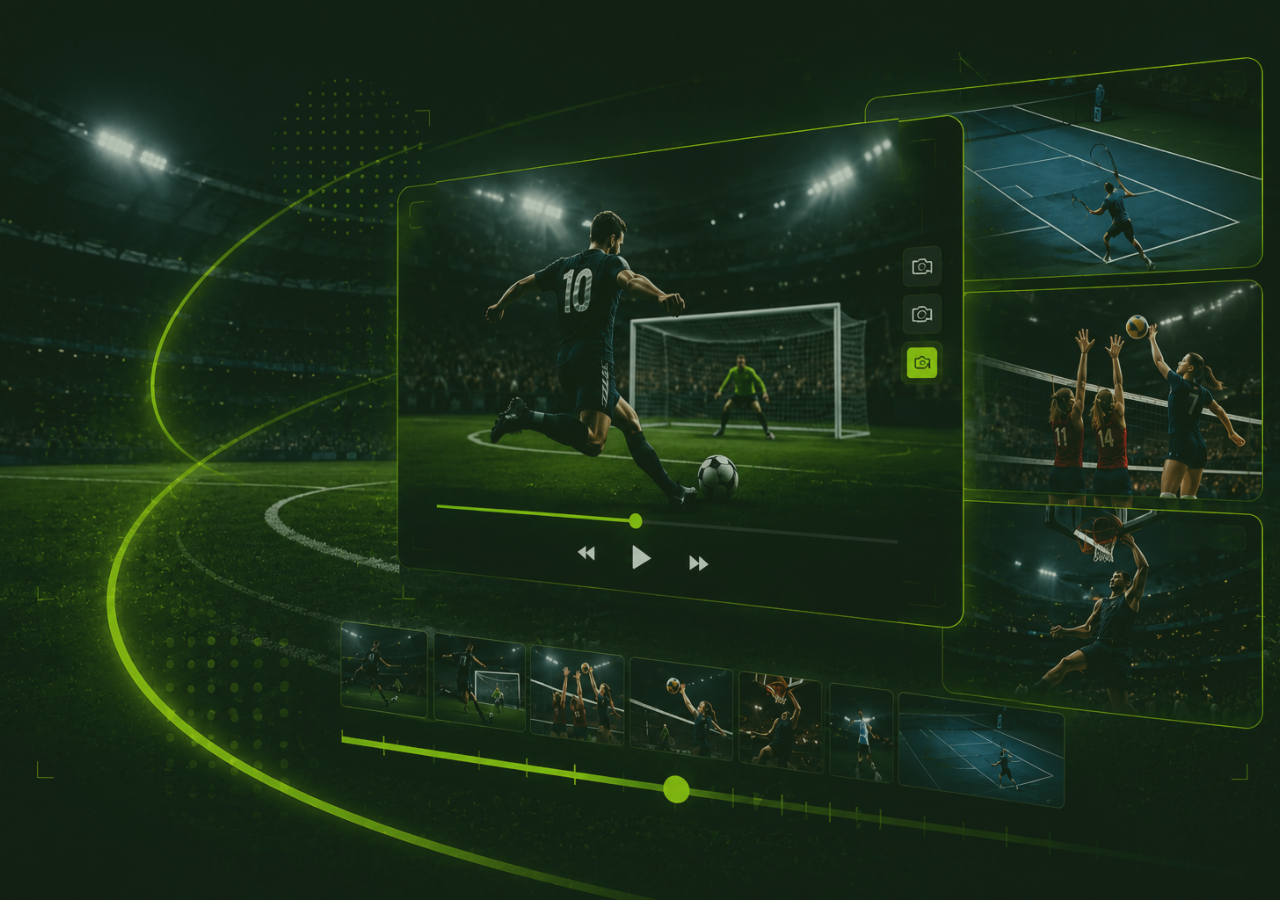
<file: 3-configs-do-front-na-nuvem/login.html>
<!DOCTYPE html>
<html lang="pt-BR">
<head>
    <meta charset="UTF-8">
    <meta name="viewport" content="width=device-width, initial-scale=1.0, maximum-scale=1.0, user-scalable=no">
    <link rel="manifest" href="manifest.json">
    <meta name="theme-color" content="#000000">

    <link rel="stylesheet" href="pw.css">


    <link rel="stylesheet" href="login.css" />
    <title>login</title>

</head>
<body>

    <div id="installScreen">

        <button id="installBtn" style="display:none">
            <div class="spinner-download" style="display:none"></div>
            <span id="labelBtn">Instalar</span>
            <img src="assets/icon-512.png" alt="">
        </button>


    </div>
    <div id="appScreen" style="display:none">


        <div class="container">
            <h2 id="form-title">Reviva seus melhores lances</h2>

            <div id="register-fields" style="display: none;">
                <input type="text" id="nome" placeholder="Nome Completo">
            </div>
            <input type="email" id="email" placeholder="Seu E-mail">
            <input type="password" id="senha" placeholder="Sua Senha">

            <button id="btn-submit" onclick="executarAcao()">Entrar</button>

            <div class="toggle-link" id="toggle-auth" onclick="alternarModo()">
                Não tem conta? <span>Cadastre-se</span>
            </div>
        </div>

    </div>



    <script>

        let deferredPrompt;

        // Registrar Service Worker
        if ('serviceWorker' in navigator) {
            navigator.serviceWorker.register('sw.js');
        }

        // Verificar se é PWA
        function isPWA() {
            return window.matchMedia('(display-mode: standalone)').matches ||
                window.navigator.standalone === true;
        }

        window.addEventListener('DOMContentLoaded', () => {

            const installScreen =
                document.getElementById('installScreen');

            const appScreen =
                document.getElementById('appScreen');

            const installBtn =
                document.getElementById('installBtn');


            const labelBtn =
                document.getElementById('labelBtn');

            if (isPWA()) {

                if (installScreen)
                    installScreen.style.display = 'none';

                if (appScreen)
                    appScreen.style.display = 'block';

            } else {

                if (installScreen)
                    installScreen.style.display = 'block';

                if (appScreen)
                    appScreen.style.display = 'none';
            }

            window.addEventListener('beforeinstallprompt', (e) => {

                e.preventDefault();

                deferredPrompt = e;

                if (installBtn)
                    installBtn.style.display = 'flex';
            });

            if (installBtn) {

                installBtn.addEventListener('click', async () => {

                    labelBtn.innerText = "Instalando"
                    document.querySelector(".spinner-download").style.display = "block"

                    if (!deferredPrompt) return;
                    deferredPrompt.prompt();

                    await deferredPrompt.userChoice;
                });

            }

        });

        installBtn.addEventListener('click', async () => {

            if (!deferredPrompt) return;

            deferredPrompt.prompt();

            const escolha = await deferredPrompt.userChoice;

            if (escolha.outcome === 'dismissed') {
                window.location.href = 'login.html';
            }

        });

        // Após instalar
        window.addEventListener('appinstalled', () => {
            location.reload();

        });

    </script>

    <script>
        let modoLogin = true;
        // URL da API Central na Cloudflare
        const API_BASE_URL = "https://api.quiviu.com.br";

        function alternarModo() {
            modoLogin = !modoLogin;
            document.getElementById("form-title").innerText = modoLogin ? "Acessar Sistema" : "Criar Nova Conta";
            document.getElementById("register-fields").style.display = modoLogin ? "none" : "block";
            document.getElementById("btn-submit").innerText = modoLogin ? "Entrar" : "Cadastrar";
            document.getElementById("toggle-auth").innerHTML = modoLogin ? "Não tem conta? <span>Cadastre-se</span>" : "Já tem conta? <span>Faça Login</span>";
        }

        async function executarAcao() {
            const email = document.getElementById("email").value;
            const senha = document.getElementById("senha").value;
            const nome = document.getElementById("nome").value;

            if (!email || !senha || (!modoLogin && !nome)) {
                alert("Preencha todos os campos.");
                return;
            }

            const rota = modoLogin ? "/api/login" : "/api/registrar";
            const payload = modoLogin ? { email, senha } : { nome, email, senha };

            try {
                // Rota alterada para buscar da URL cheia do subdomínio da API
                const response = await fetch(`${API_BASE_URL}${rota}`, {
                    method: "POST",
                    headers: { "Content-Type": "application/json" },
                    body: JSON.stringify(payload)
                });
                const dados = await response.json();

                if (!response.ok) throw new Error(dados.error || "Erro na requisição");

                if (modoLogin) {
                    localStorage.setItem("userToken", dados.token);
                    localStorage.setItem("userName", dados.user.nome);
                    window.location.href = "index.html";
                } else {
                    alert("Cadastro realizado com sucesso! Faça o login.");
                    alternarModo();
                }
            } catch (erro) {
                alert(erro.message);
            }
        }
    </script>
</body>
</html>
</file>
<file: 3-configs-do-front-na-nuvem/pw.css>
* {
    margin: 0;
    padding: 0;
    box-sizing: border-box;
}

#installScreen {
    background-image: url(assets/hero.png);
    height: 100vh;
    width: 100vw;
    inset: 0 0 0 0;
    background-size: cover;
    background-repeat: no-repeat;
    background-position: center;
    background-color: black;
    color: white;
    position: fixed;
}

#installScreen::after {
    position: fixed;
    content: "";
    inset: 0 0 0 0;
    width: 100vw;
    height: 100vh;
    background-color: rgba(49, 88, 49, 0.356);
}


#installScreen button {
    position: relative;
    z-index: 1;
    margin: 15% auto;
    width: max-content;
    background-color: black;
    color: white;
    padding: 8px 20px;
    align-items: center;
    align-self: center;
    justify-content: center;
    font-size: 18px;
    gap: 8px;
    border: solid 1px #b2f11d;
    border-radius: 6px;
}


#installScreen button img {
    width: 30px;
    display: inline-block;
}

.spinner-download {
    width: 25px;
    height: 25px;
    border: 3px solid rgba(255, 255, 255, 0);
    border-top-color: #b2f11d;
    border-radius: 50%;
    animation: girar 0.5s linear infinite;
}

@keyframes girar {
    to {
        transform: rotate(360deg);
    }
}
</file>
<file: 3-configs-do-front-na-nuvem/login.css>
@import url('https://fonts.googleapis.com/css2?family=Roboto:ital,wght@0,100..900;1,100..900&display=swap');

* {
    margin: 0;
    padding: 0;
    box-sizing: border-box;
    letter-spacing: 1px;
    font-family: "Roboto", sans-serif;

}

:root {

    --corPrincipal: #b2f11d;
    --corSecundaria: #23e664;
}


@media (max-width: 768px) {

    body {
        background: #ffffff;
        display: flex;
        justify-content: center;
        align-items: center;
        height: 100vh;
        width: 100%;
        padding: 10px;
    }

    .container {
        background: #f7f7f7;
        padding: 30px;
        border-radius: 8px;
        width: 100%;
    }

    h2 {
        text-align: center;
        margin-bottom: 20px;
        color: #000000;
    }

    input {
        width: 100%;
        padding: 10px;
        margin: 10px 0;
        border: none;
        background: #ffffff;
        outline-color: var(--corPrincipal);
        border-radius: 4px;
        box-sizing: border-box;
        font-size: 13px;
        font-weight: 600;
    }

    input::placeholder {
        color: #adadad;
        font-size: 12px;
        font-weight: 400;

    }

    button {
        width: 100%;
        padding: 10px;
        background-color: var(--corSecundaria);
        border: solid 1px #b2f11d;
        color: #ffffff;
        font-weight: bold;
        font-size: 16px;
        border-radius: 4px;
        cursor: pointer;
    }

    .toggle-link {
        text-align: center;
        margin-top: 15px;
        font-size: 14px;
        color: #aaa;
        cursor: pointer;
    }

    .toggle-link span {
        color: #ffffff;
        background-color: var(--corSecundaria);
        padding: 10px;
        border-radius: 5px;
    }

}
</file>
